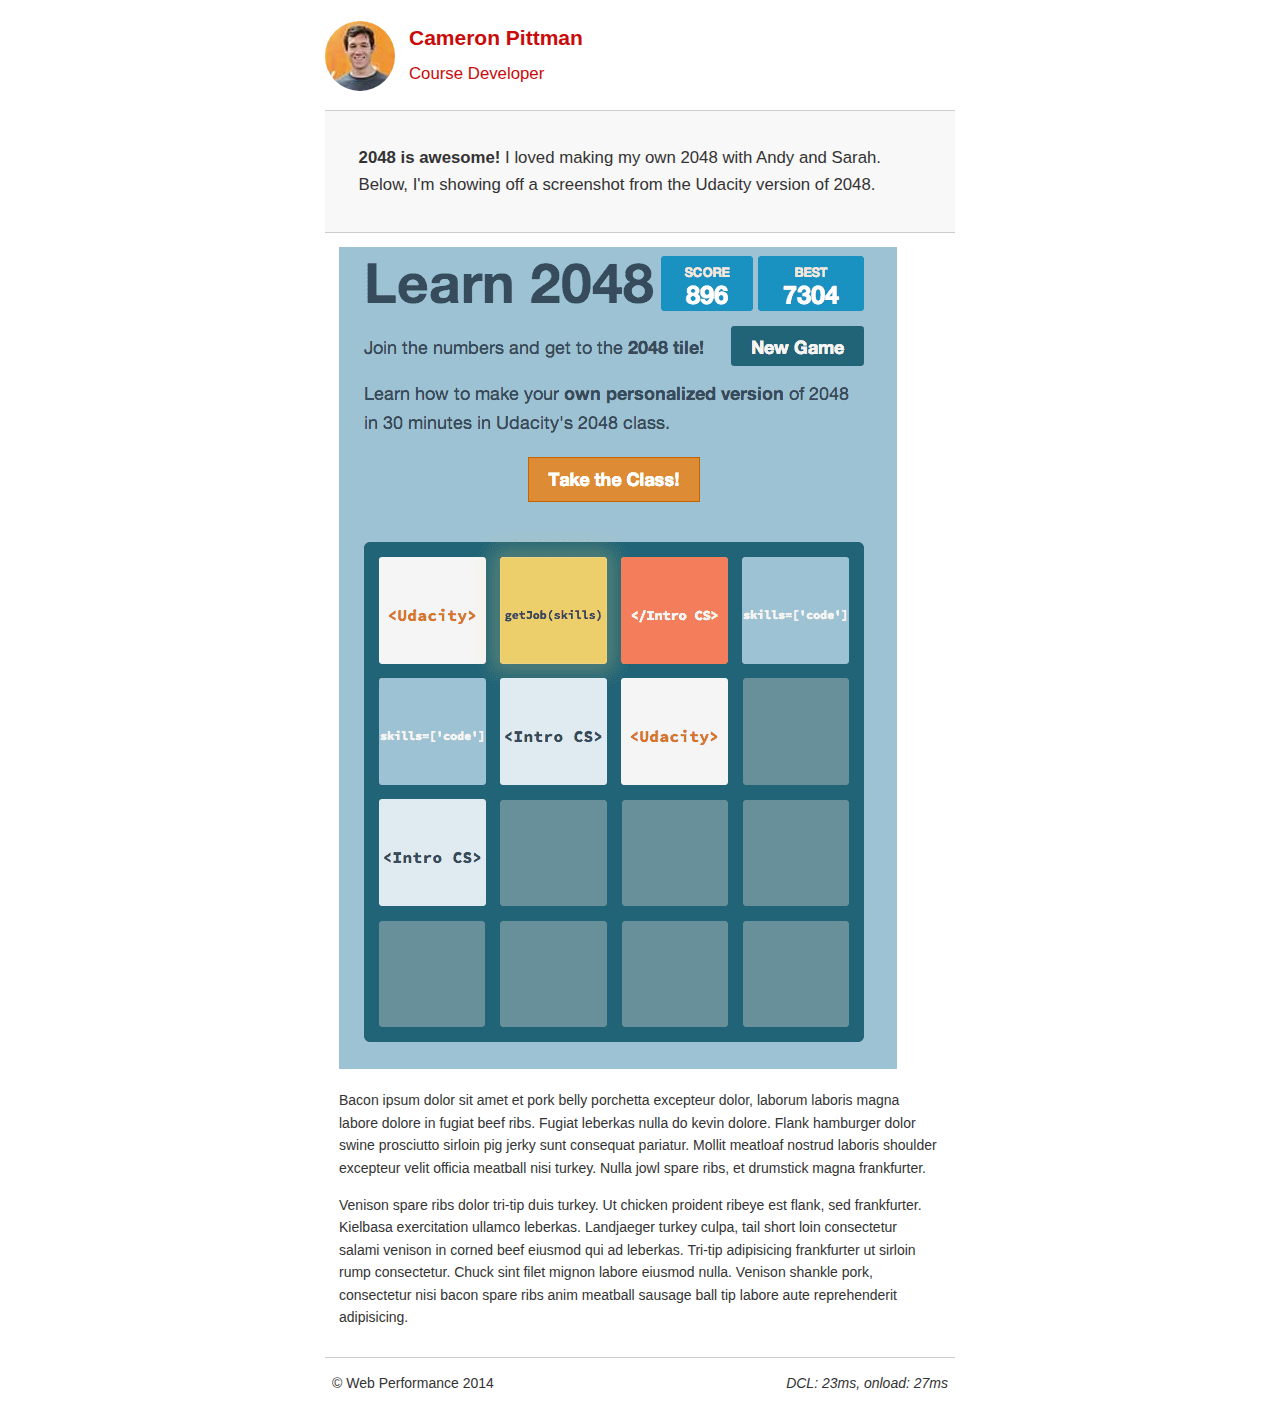
<file: project-2048.html>
<!DOCTYPE html>
<html lang="en">
  <head>
    <meta charset="utf-8">
    <meta name="viewport" content="width=device-width, initial-scale=1">
    <meta name="description" content=" FILL ME IN ">
    <meta name="author" content=" FILL ME IN ">
    <title>Cameron Pittman: Portfolio</title>
    <link href="css/style.css" rel="stylesheet">
    <link href="css/print.css" rel="stylesheet" media="print">
    <script src="//www.google-analytics.com/analytics.js" async></script>
    <script src="js/perfmatters.js"></script>
  </head>
  <body>
    <header>
      <a href="/"><img src="img/profilepic.jpg"></a>
      <p>Cameron Pittman<br><span>Course Developer</span></p>
    </header>
    <div class="container">
      <div class="hero">
        <strong>2048 is awesome!</strong> I loved making my own 2048 with Andy and Sarah. Below, I'm showing off a screenshot from the Udacity version of 2048.
      </div>
      <div class="content">
        <img class="img-responsive" src="img/2048.png">
        <p>Bacon ipsum dolor sit amet et pork belly porchetta excepteur dolor, laborum laboris magna labore dolore in fugiat beef ribs. Fugiat leberkas nulla do kevin dolore. Flank hamburger dolor swine prosciutto sirloin pig jerky sunt consequat pariatur. Mollit meatloaf nostrud laboris shoulder excepteur velit officia meatball nisi turkey. Nulla jowl spare ribs, et drumstick magna frankfurter.</p>
        <p>Venison spare ribs dolor tri-tip duis turkey. Ut chicken proident ribeye est flank, sed frankfurter. Kielbasa exercitation ullamco leberkas. Landjaeger turkey culpa, tail short loin consectetur salami venison in corned beef eiusmod qui ad leberkas. Tri-tip adipisicing frankfurter ut sirloin rump consectetur. Chuck sint filet mignon labore eiusmod nulla. Venison shankle pork, consectetur nisi bacon spare ribs anim meatball sausage ball tip labore aute reprehenderit adipisicing.</p>
    </div>
    <footer>
      <p>&copy; Web Performance 2014 <span id="crp-stats"></span></p>
    </footer>
      <script>
      (function(w,g){w['GoogleAnalyticsObject']=g;
      w[g]=w[g]||function(){(w[g].q=w[g].q||[]).push(arguments)};w[g].l=1*new Date();})(window,'ga');
      ga('create', 'UA-XXXX-Y');
      ga('send', 'pageview');
    </script>
  </body>
</html>
</file>
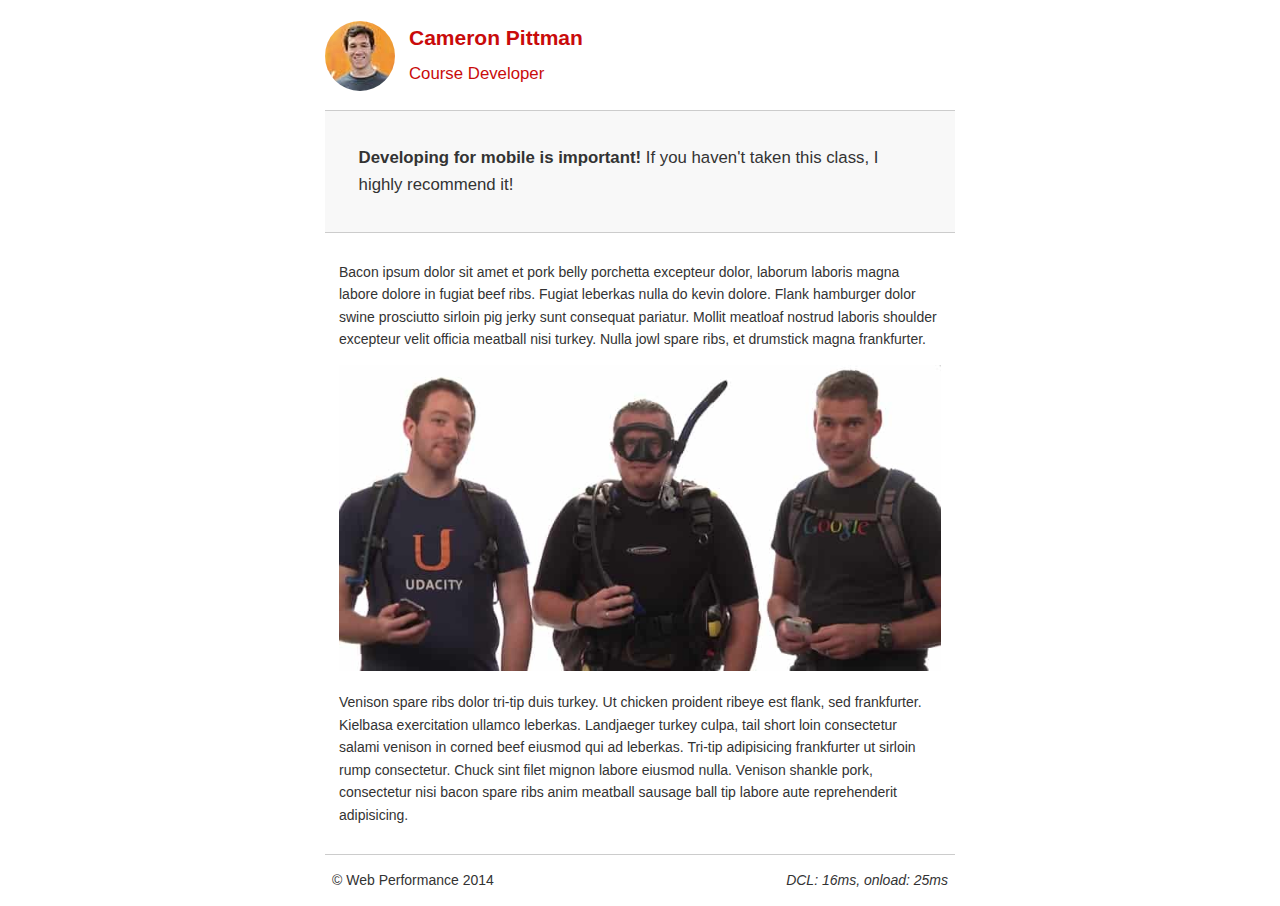
<file: project-mobile.html>
<!DOCTYPE html>
<html lang="en">
  <head>
    <meta charset="utf-8">
    <meta name="viewport" content="width=device-width, initial-scale=1">
    <meta name="description" content=" FILL ME IN ">
    <meta name="author" content=" FILL ME IN ">
    <title>Cameron Pitman: Portfolio</title>
    <link href="css/style.css" rel="stylesheet">
    <link href="css/print.css" rel="stylesheet" media="print">
    <script src="http://www.google-analytics.com/analytics.js" async></script>
    <script async src="js/perfmatters.js"></script>
  </head>
  <body>
    <header>
      <a href="/"><img src="img/profilepic.jpg"></a>
      <p>Cameron Pittman<br><span>Course Developer</span></p>
    </header>
    <div class="container">
      <div class="hero">
        <strong>Developing for mobile is important!</strong> If you haven't taken this class, I highly recommend it!
      </div>
      <div class="content">
        <p>Bacon ipsum dolor sit amet et pork belly porchetta excepteur dolor, laborum laboris magna labore dolore in fugiat beef ribs. Fugiat leberkas nulla do kevin dolore. Flank hamburger dolor swine prosciutto sirloin pig jerky sunt consequat pariatur. Mollit meatloaf nostrud laboris shoulder excepteur velit officia meatball nisi turkey. Nulla jowl spare ribs, et drumstick magna frankfurter.</p>
        <img src="img/mobilewebdev.jpg">
        <p>Venison spare ribs dolor tri-tip duis turkey. Ut chicken proident ribeye est flank, sed frankfurter. Kielbasa exercitation ullamco leberkas. Landjaeger turkey culpa, tail short loin consectetur salami venison in corned beef eiusmod qui ad leberkas. Tri-tip adipisicing frankfurter ut sirloin rump consectetur. Chuck sint filet mignon labore eiusmod nulla. Venison shankle pork, consectetur nisi bacon spare ribs anim meatball sausage ball tip labore aute reprehenderit adipisicing.</p>
    </div>
    <footer>
      <p>&copy; Web Performance 2014 <span id="crp-stats"></span></p>
    </footer>
      <script>
      (function(w,g){w['GoogleAnalyticsObject']=g;
      w[g]=w[g]||function(){(w[g].q=w[g].q||[]).push(arguments)};w[g].l=1*new Date();})(window,'ga');
      ga('create', 'UA-XXXX-Y');
      ga('send', 'pageview');
    </script>
  </body>
</html>
</file>
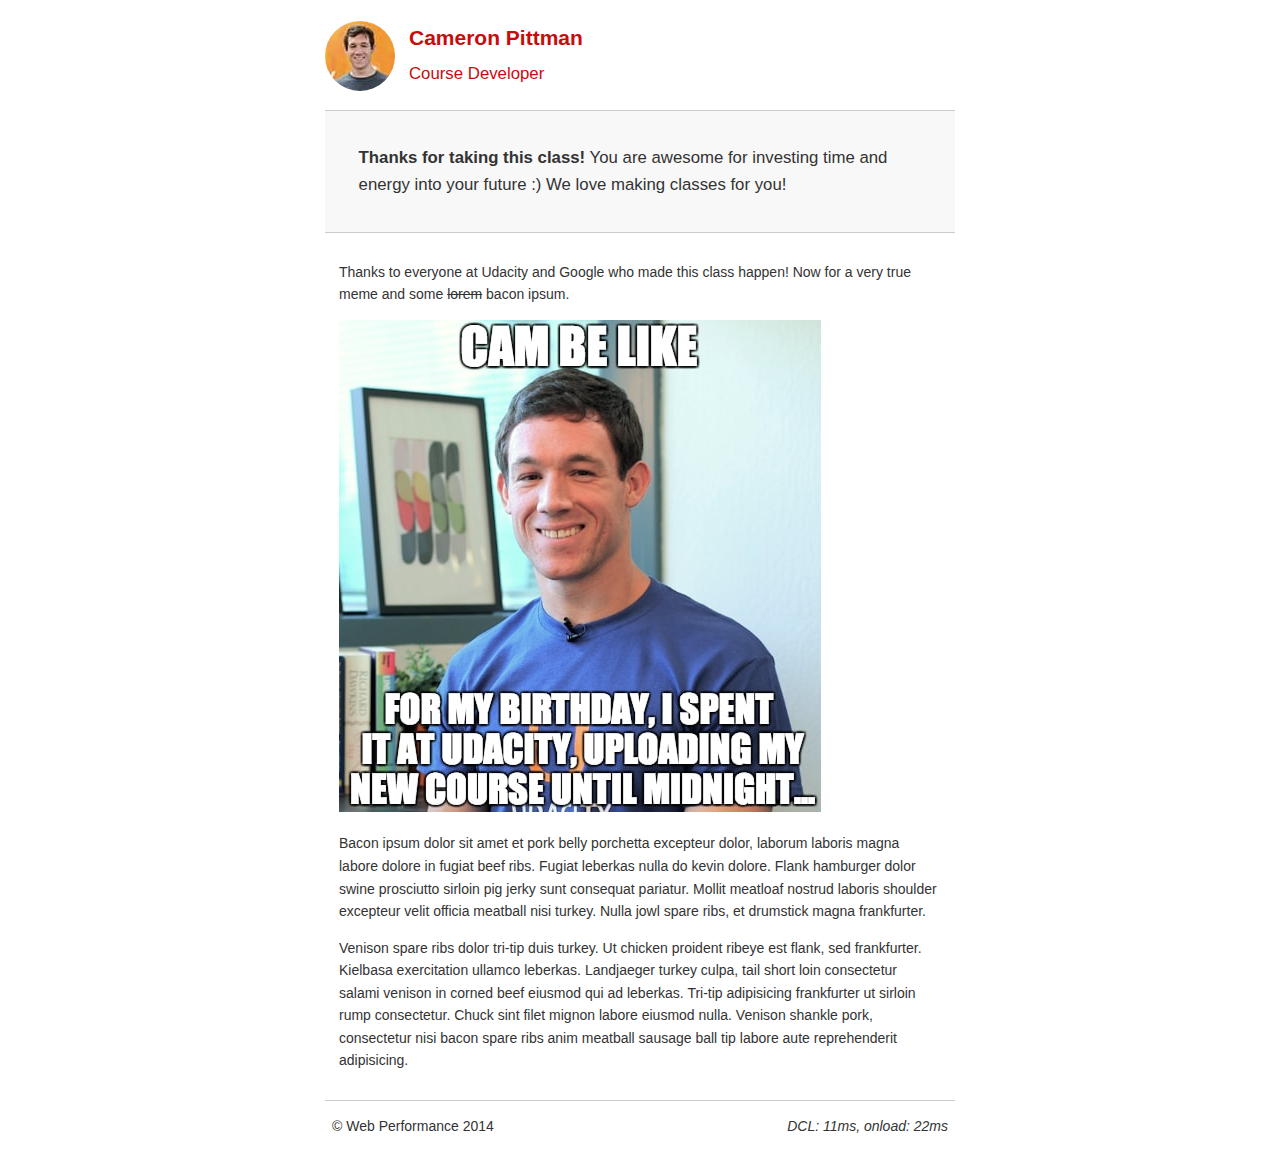
<file: project-webperf.html>
<!DOCTYPE html>
<html lang="en">
  <head>
    <meta charset="utf-8">
    <meta name="viewport" content="width=device-width, initial-scale=1">
    <meta name="description" content=" FILL ME IN ">
    <meta name="author" content=" FILL ME IN ">
    <title>Cameron Pittman: Portfolio</title>
    <link href="css/style.css" rel="stylesheet">
    <link href="css/print.css" rel="stylesheet" media="print">
    <script src="http://www.google-analytics.com/analytics.js" async></script>
    <script async src="js/perfmatters.js"></script>
  </head>
  <body>
    <header>
      <a href="/"><img src="img/profilepic.jpg"></a>
      <p>Cameron Pittman<br><span>Course Developer</span></p>
    </header>
    <div class="container">
      <div class="hero">
        <strong>Thanks for taking this class!</strong> You are awesome for investing time and energy into your future :) We love making classes for you!
      </div>
      <div class="content">
        <p>Thanks to everyone at Udacity and Google who made this class happen! Now for a very true meme and some <strike>lorem</strike> bacon ipsum.</p>
        <img src="img/cam_be_like.jpg">
        <p>Bacon ipsum dolor sit amet et pork belly porchetta excepteur dolor, laborum laboris magna labore dolore in fugiat beef ribs. Fugiat leberkas nulla do kevin dolore. Flank hamburger dolor swine prosciutto sirloin pig jerky sunt consequat pariatur. Mollit meatloaf nostrud laboris shoulder excepteur velit officia meatball nisi turkey. Nulla jowl spare ribs, et drumstick magna frankfurter.</p>
        <p>Venison spare ribs dolor tri-tip duis turkey. Ut chicken proident ribeye est flank, sed frankfurter. Kielbasa exercitation ullamco leberkas. Landjaeger turkey culpa, tail short loin consectetur salami venison in corned beef eiusmod qui ad leberkas. Tri-tip adipisicing frankfurter ut sirloin rump consectetur. Chuck sint filet mignon labore eiusmod nulla. Venison shankle pork, consectetur nisi bacon spare ribs anim meatball sausage ball tip labore aute reprehenderit adipisicing.</p>
    </div>
    <footer>
      <p>&copy; Web Performance 2014 <span id="crp-stats"></span></p>
    </footer>
              <script>
      (function(w,g){w['GoogleAnalyticsObject']=g;
      w[g]=w[g]||function(){(w[g].q=w[g].q||[]).push(arguments)};w[g].l=1*new Date();})(window,'ga');
      ga('create', 'UA-XXXX-Y');
      ga('send', 'pageview');
    </script>
  </body>
</html>
</file>
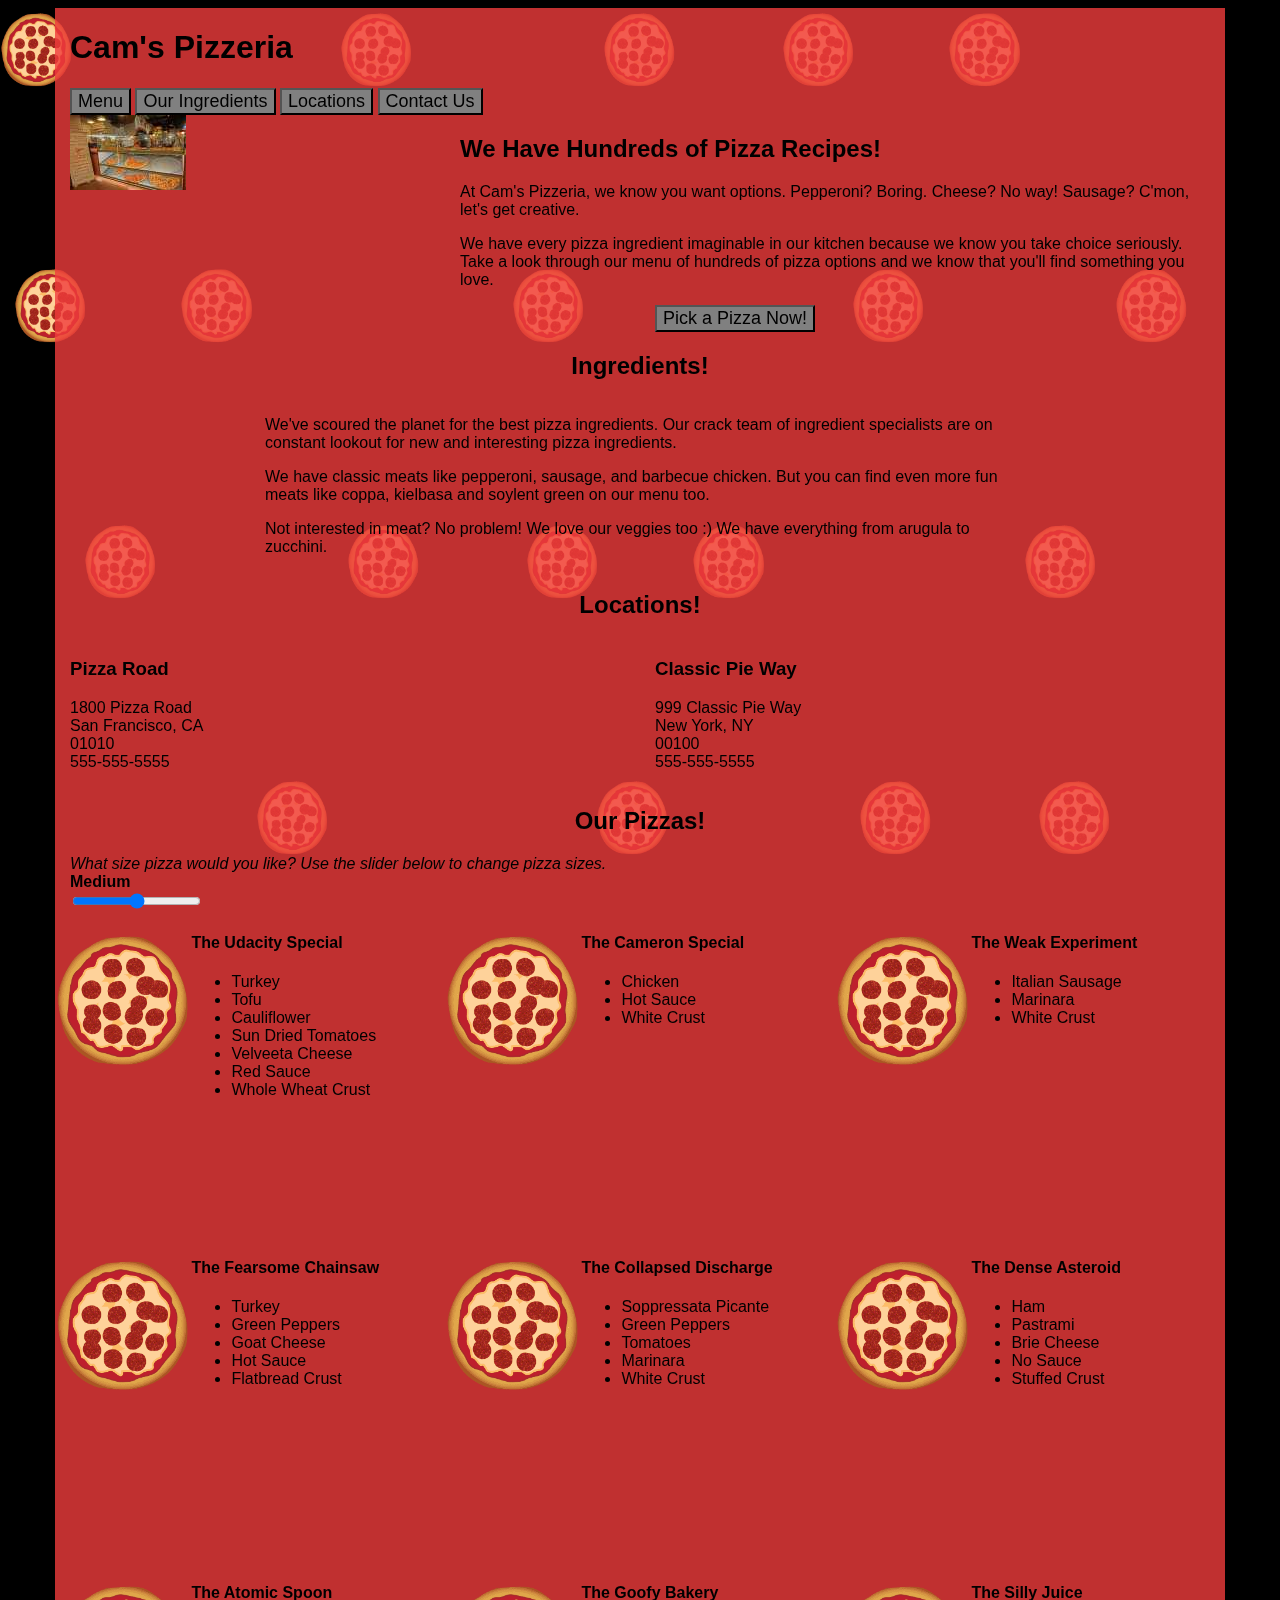
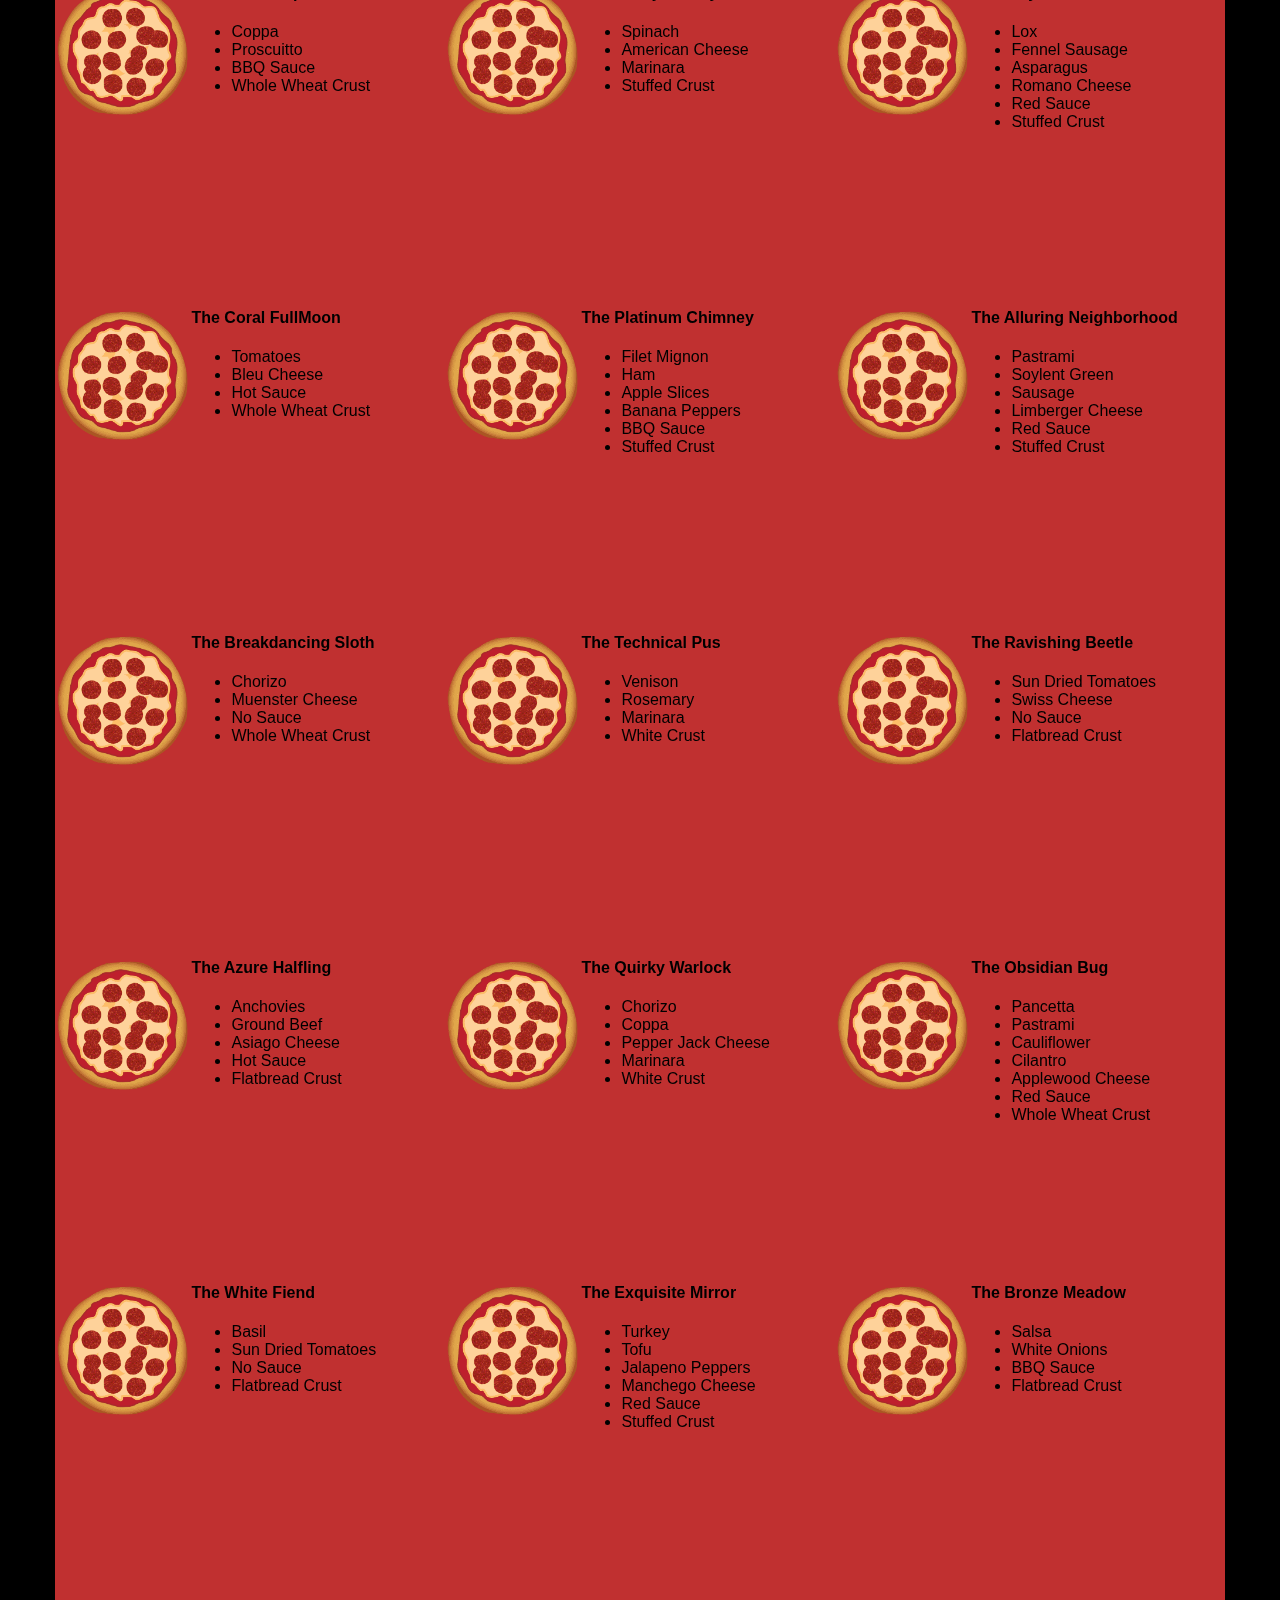
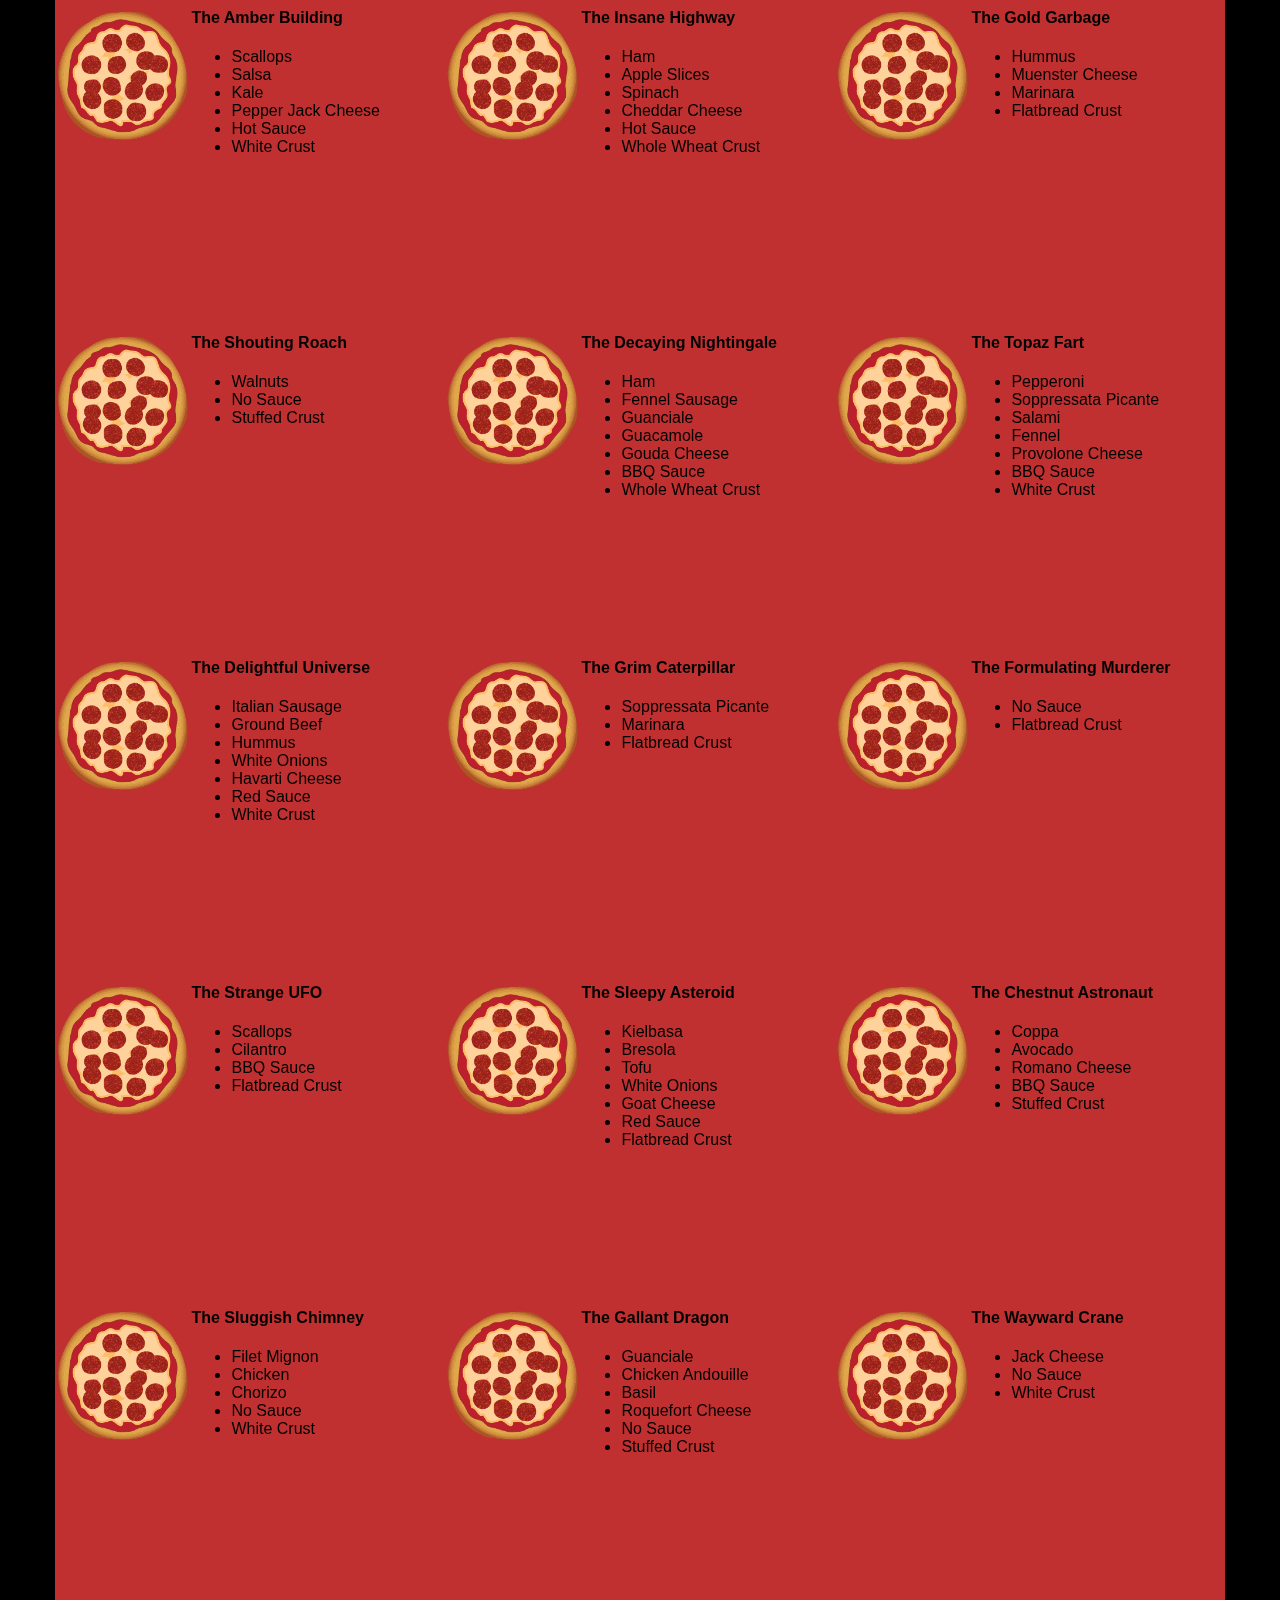
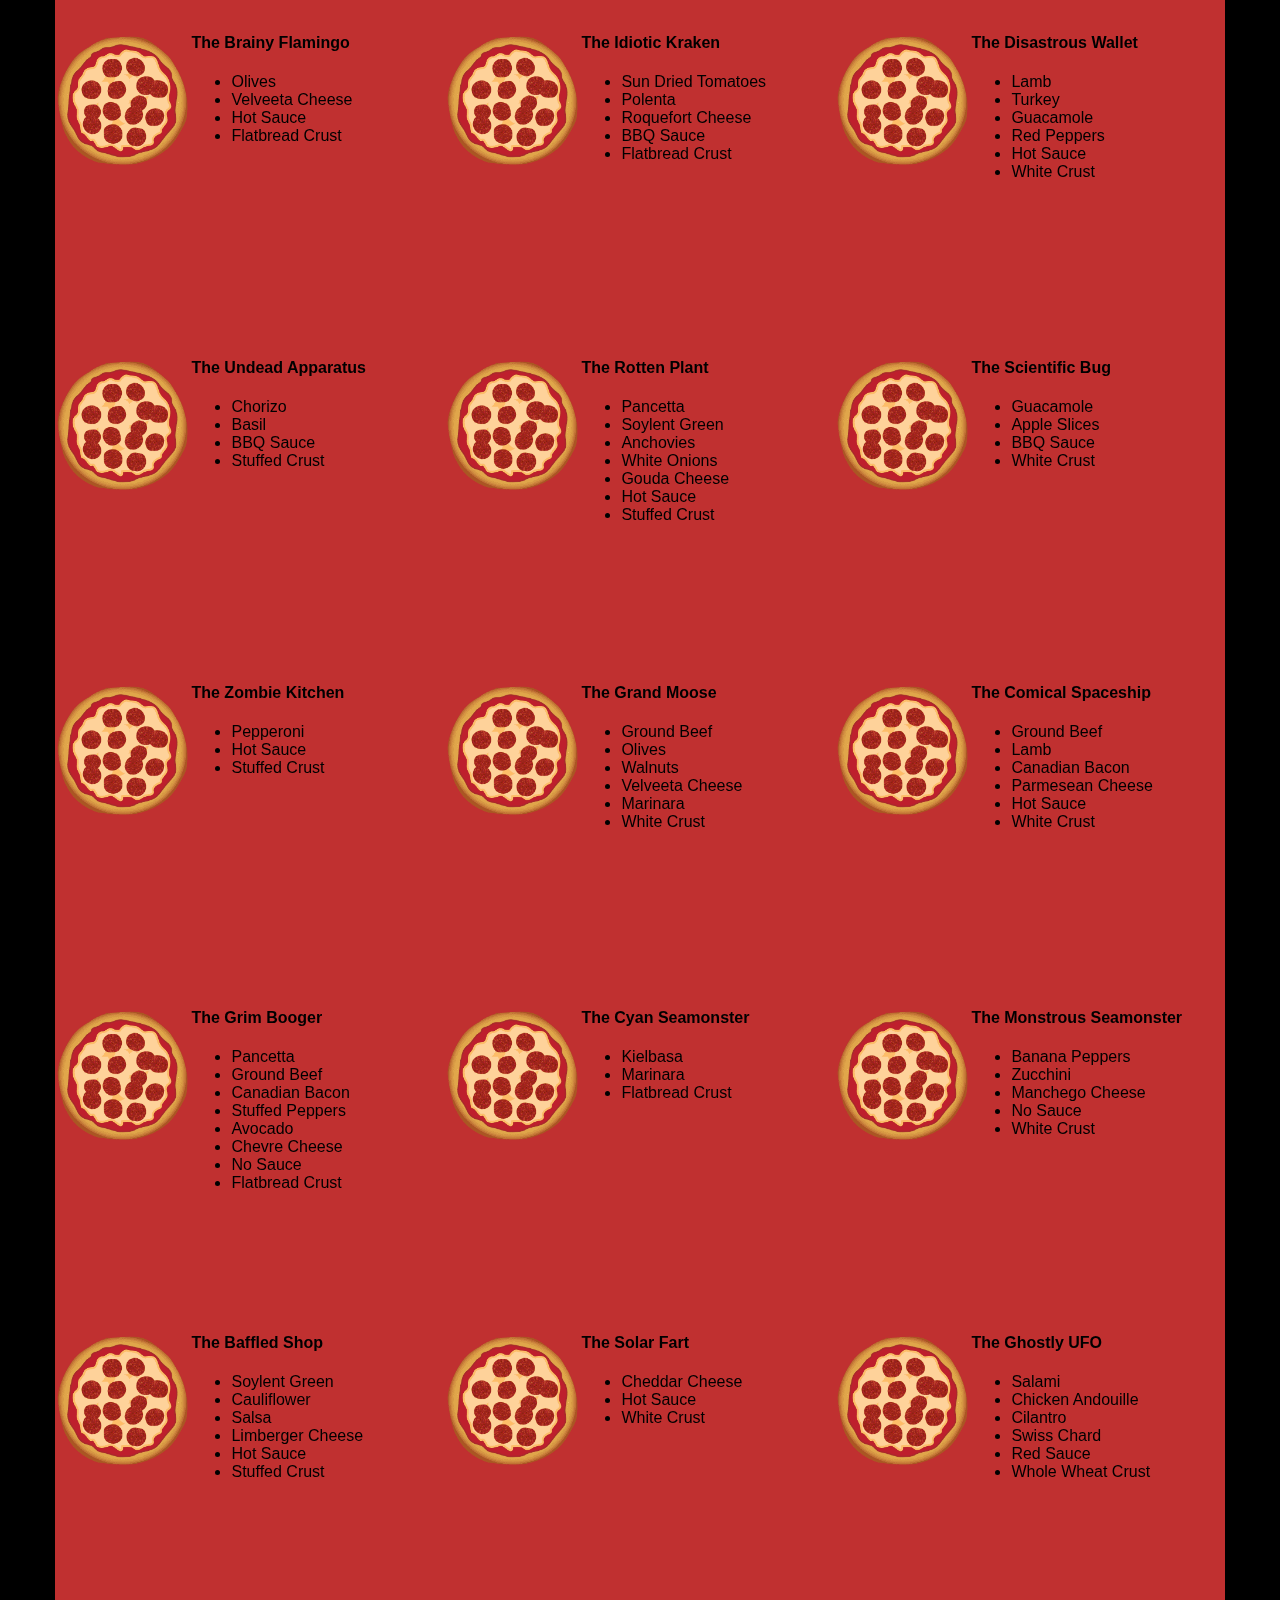
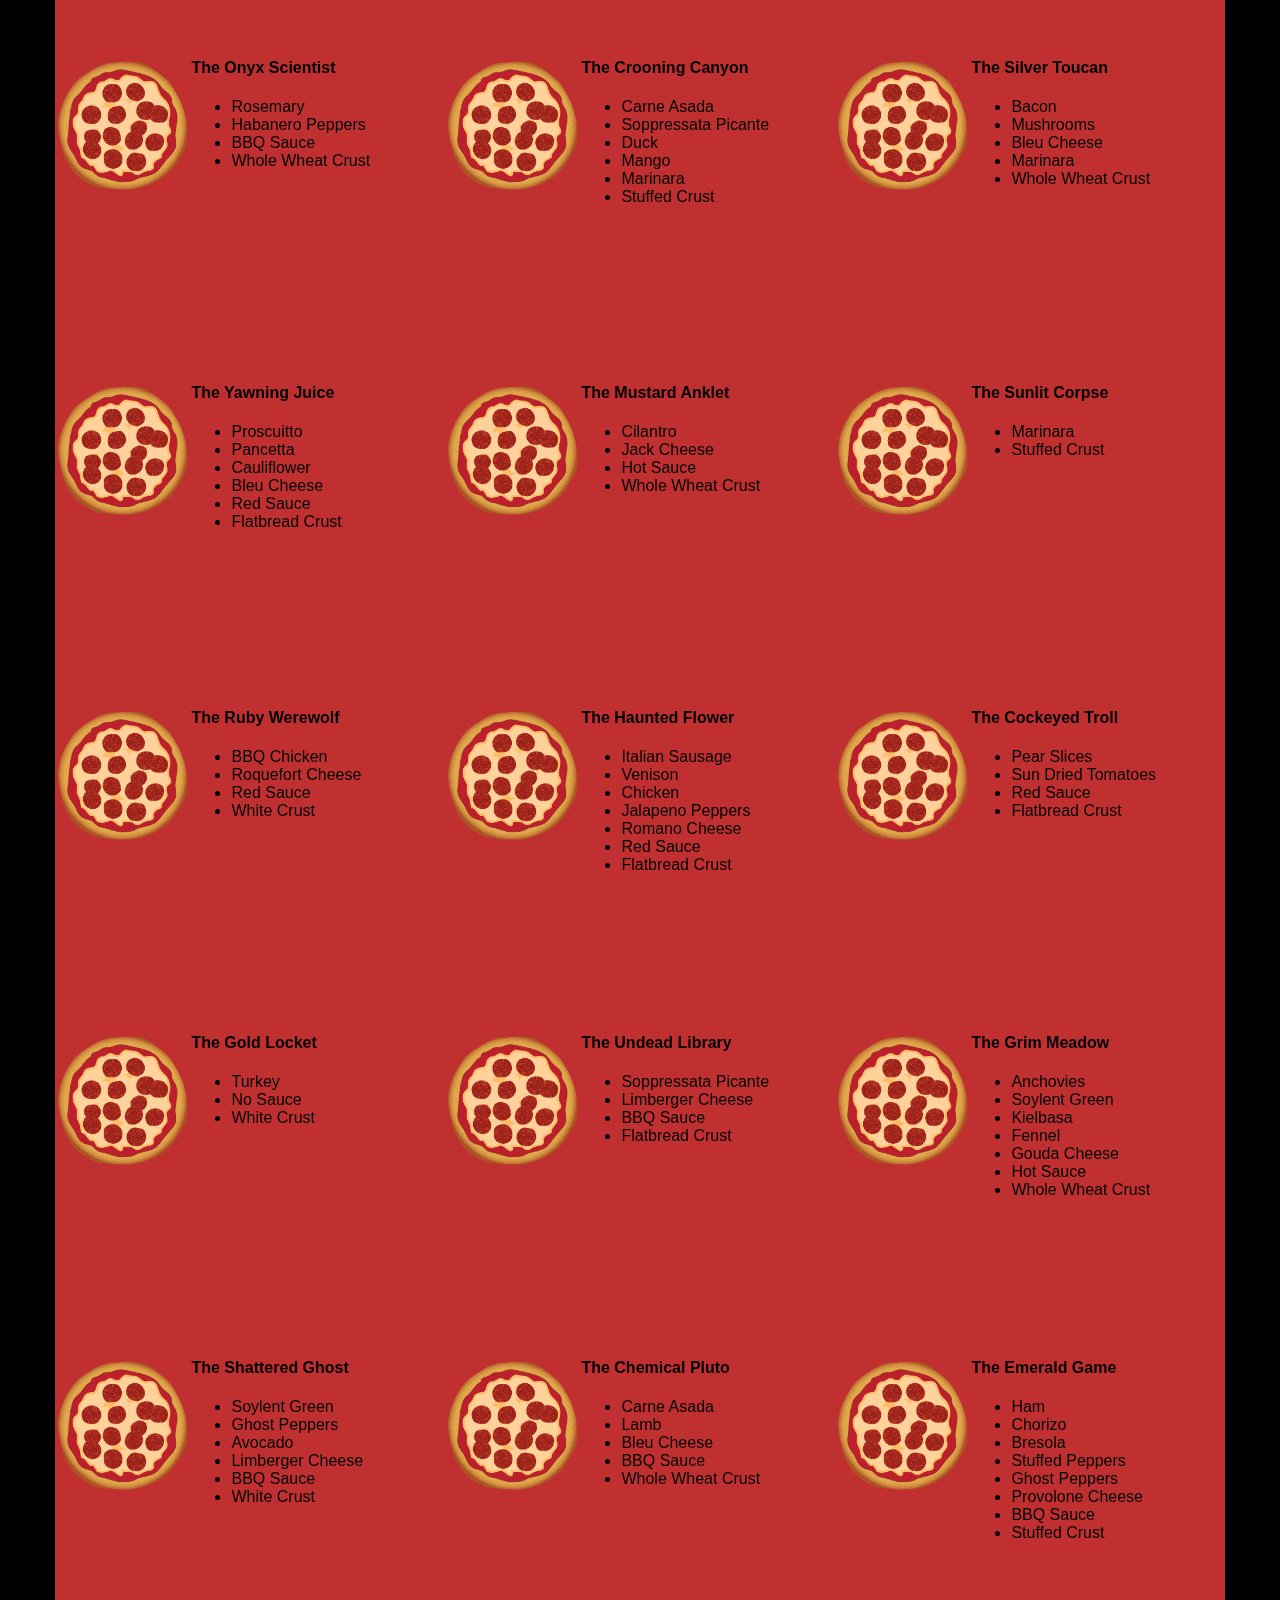
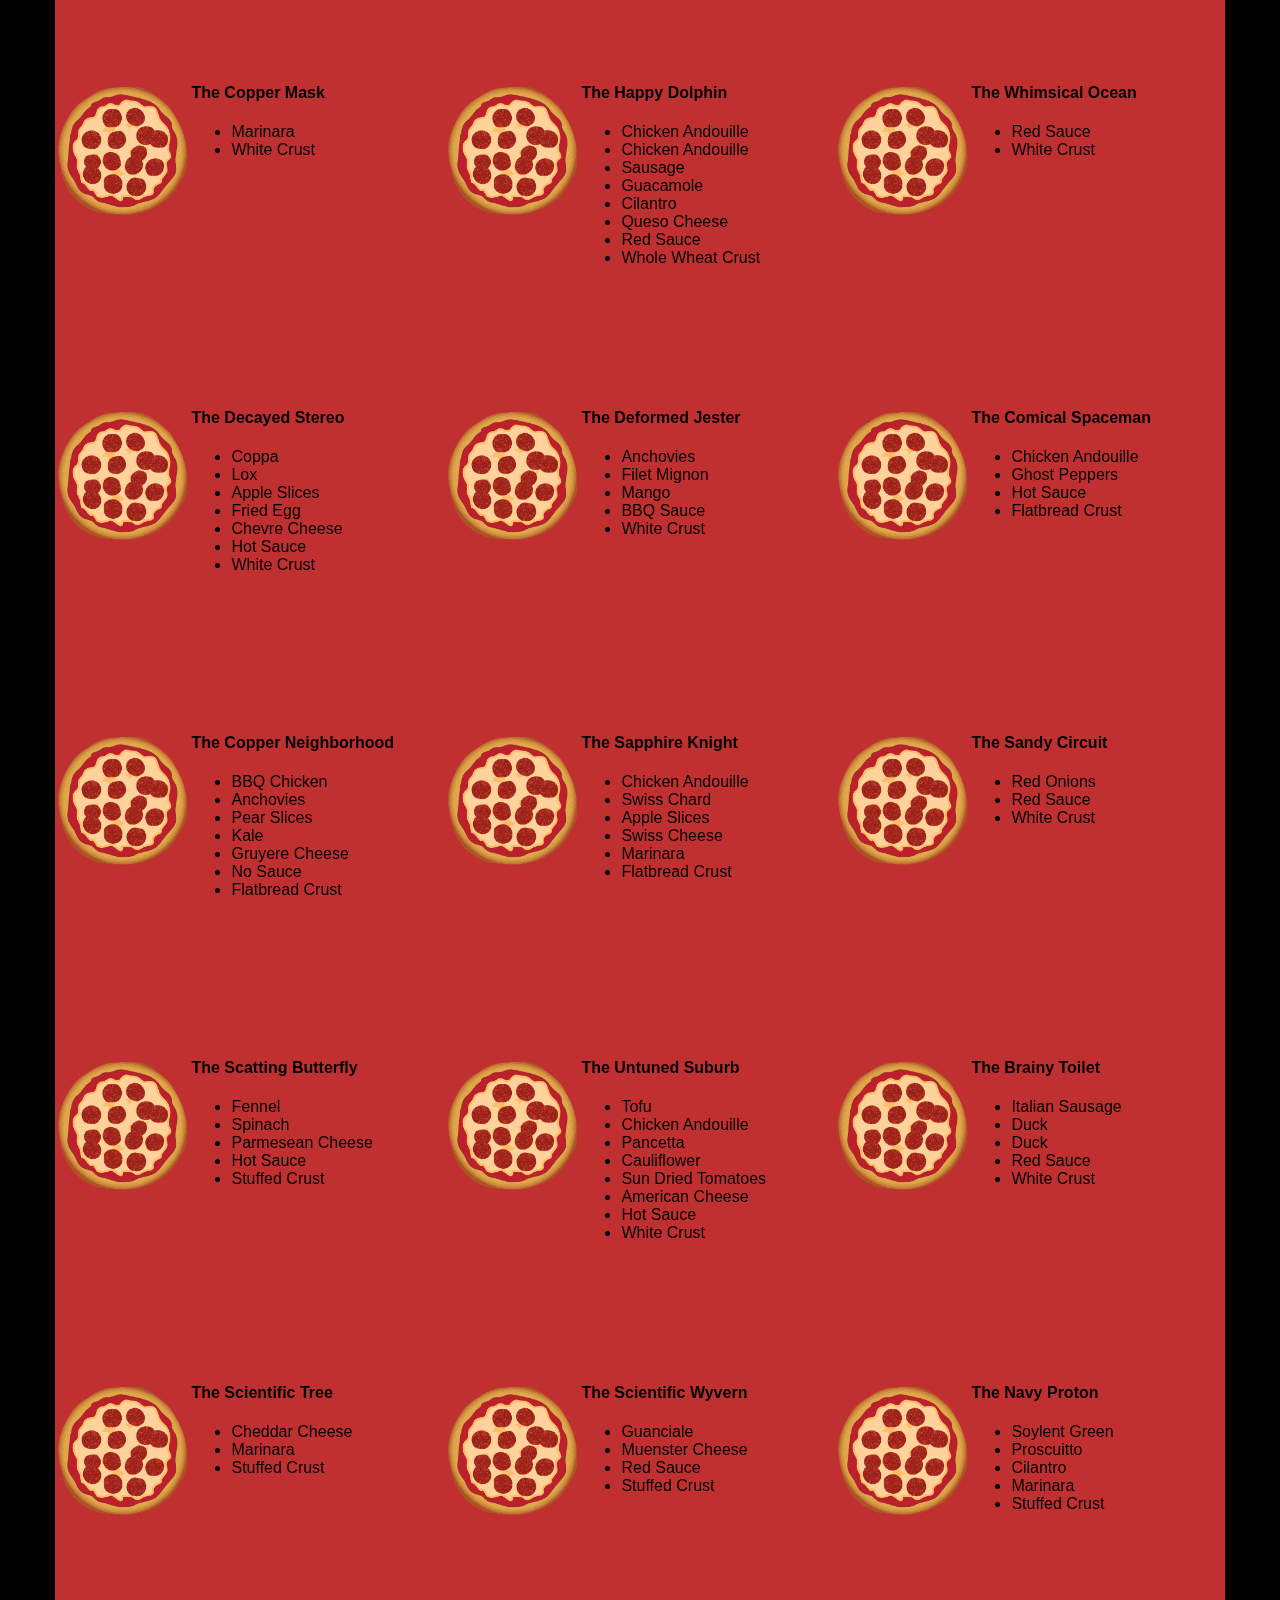
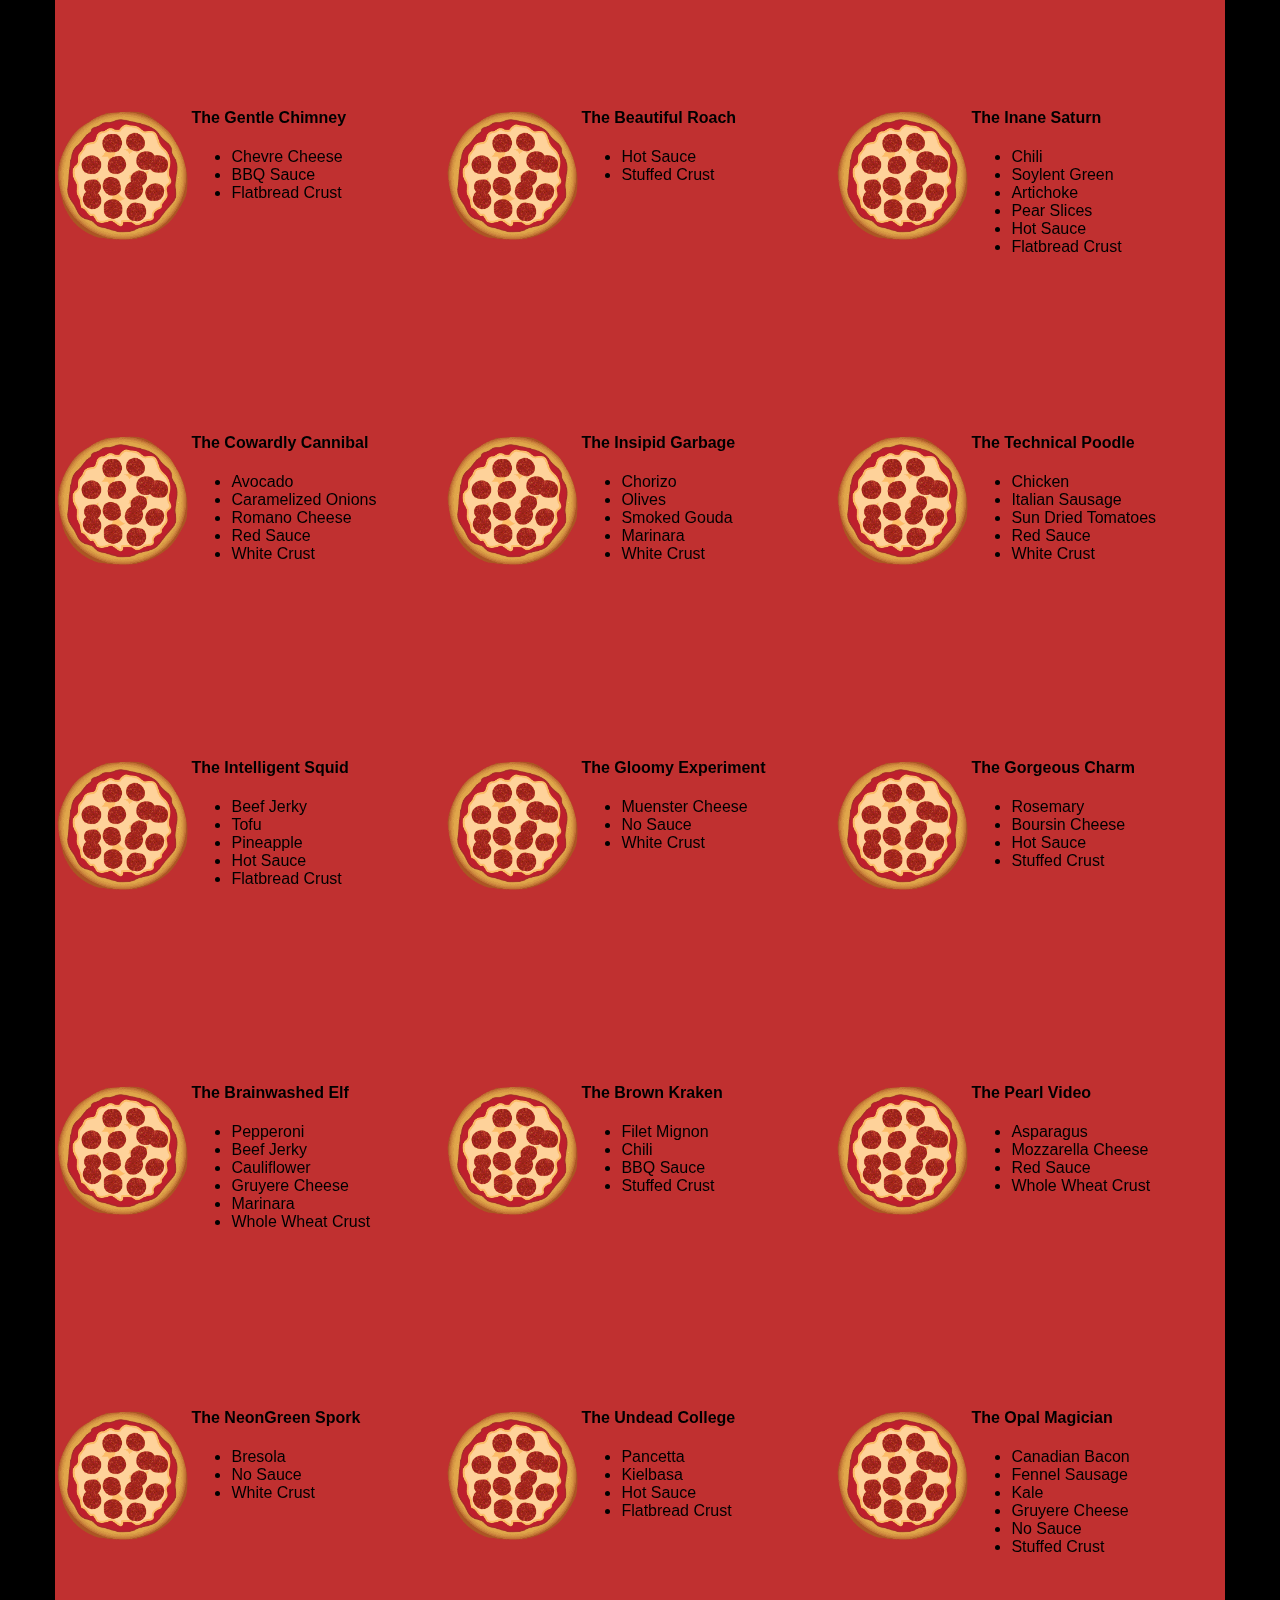
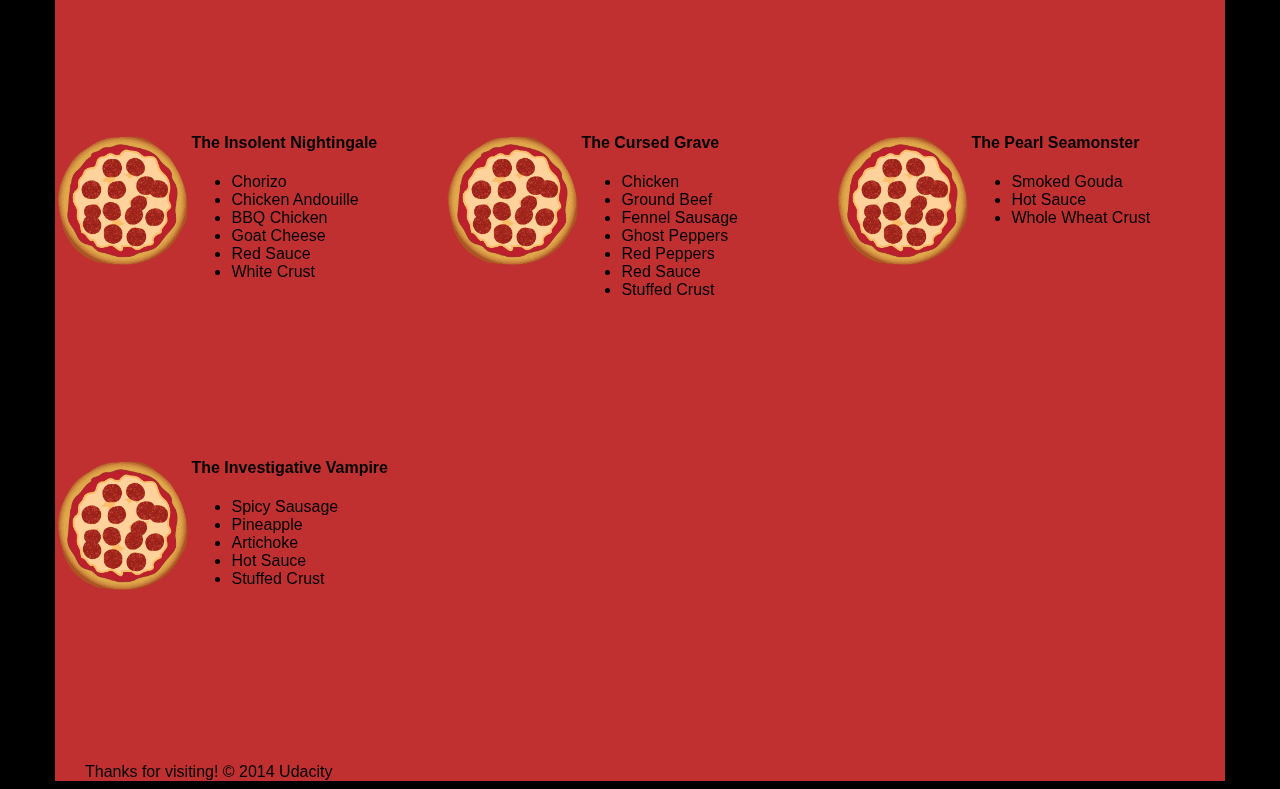
<file: views/pizza.html>
<!DOCTYPE HTML>
<html>
<head>
  <link rel="stylesheet" href="css/style.css">
  <link rel="stylesheet" href="css/bootstrap-grid.css">
        <meta charset="utf-8">
    <meta name="viewport" content="width=device-width, initial-scale=1">
</head>
<body>
  <div class="container">
    <div id="header" class="row">
      <div class="col-md-6">
        <div class="row">
          <div class="col-md-12">
            <h1>Cam's Pizzeria</h1>
            <div class="row">
              <div id="menu" class="col-md-12">
                <form action="#randomPizzas">
                  <input type="submit" value="Menu">
                </form>
                <form action="#ingredients">
                  <input type="submit" value="Our Ingredients">
                </form>
                <form action="#locations">
                  <input type="submit" value="Locations">
                </form>
                <form action="#" onsubmit="alert('Thanks for clicking! This button doesn\'t do anything because this is a fake pizzeria :\)')">
                  <input type="submit" value="Contact Us">
                </form>
              </div>
            </div>
          </div>
        </div>
      </div>
      <div id="movingPizzas1" class="col-md-6">
      </div>
    </div>
    <div id="callToAction" class="row">
      <div class="col-md-4">
        <img src="images/pizzeria.jpg" class="img-responsive"> <!-- Image credit to: http://commons.wikimedia.org/wiki/File:HK_TST_night_%E5%98%89%E8%98%AD%E9%81%93_Granville_Road_restaurant_Paisano's_Pizzeria_pizza_Dec-2013.JPG -->
      </div>
      <div class="col-md-8">
        <div class="row">
          <div class="col-md-12">
            <h2>We Have Hundreds of Pizza Recipes!</h2>
            <p>At Cam's Pizzeria, we know you want options. Pepperoni? Boring. Cheese? No way! Sausage? C'mon, let's get creative.</p>

            <p>We have every pizza ingredient imaginable in our kitchen because we know you take choice seriously. Take a look through our menu of hundreds of pizza options and we know that you'll find something you love.</p>
          </div>
        </div>
        <div class="row">
          <div class="col-md-6 col-md-push-3">
            <form action="#randomPizzas">
              <input type="submit" value="Pick a Pizza Now!">
            </form>
          </div>
        </div>
      </div>
    </div>
    <div id="ingredients" class="row">
      <div class="col-md-8 col-md-push-2">
        <div class="row">
          <div class="col-md-12 centered">
            <h2>Ingredients!</h2>
          </div>
        </div>
        <div class="row">
          <div class="col-md-12">
            <p>We've scoured the planet for the best pizza ingredients. Our crack team of ingredient specialists are on constant lookout for new and interesting pizza ingredients.</p>
            <p>We have classic meats like pepperoni, sausage, and barbecue chicken. But you can find even more fun meats like coppa, kielbasa and soylent green on our menu too.</p>
            <p>Not interested in meat? No problem! We love our veggies too :) We have everything from arugula to zucchini.</p>
          </div>
        </div>
      </div>
    </div>
    <div id="locations" class="row">
      <div class="col-md-12">
        <h2 style="text-align: center">Locations!</h2>
        <div class="row">
          <div class="col-md-6">
            <h3>Pizza Road</h3>
            <p>1800 Pizza Road<br>San Francisco, CA<br>01010<br>555-555-5555</p>
          </div>
          <div class="col-md-6">
            <h3>Classic Pie Way</h3>
            <p>999 Classic Pie Way<br>New York, NY<br>00100<br>555-555-5555</p>
          </div>
        </div>
      </div>
    </div>
    <div id="pizzaGenerator" class="row">
      <div class="col-md-12">
        <h2 style="text-align: center">Our Pizzas!</h2>
        <div class="row">
          <div class="col-md-12">
            <em>What size pizza would you like? Use the slider below to change pizza sizes.</em>
          </div>
          <div id="pizzaSize" class="col-md-6">Medium</div>
          <div class="col-md-12">
            <input id="sizeSlider" type="range" min="1" max="3" value="2" step="1" onchange="resizePizzas(this.value)"/>
          </div>
        </div>
        <div id="randomPizzas" class="row">
          <div id="pizza0" class="randomPizzaContainer" style="width:33.33%; height: 325px;">
            <div style="width:35%">
              <img src="images/pizza.png" class="img-responsive">
            </div>
            <div style="width:65%">
              <h4>The Udacity Special</h4>
              <ul>
                <li>Turkey</li>
                <li>Tofu</li>
                <li>Cauliflower</li>
                <li>Sun Dried Tomatoes</li>
                <li>Velveeta Cheese</li>
                <li>Red Sauce</li>
                <li>Whole Wheat Crust</li>
              </ul>
            </div>
          </div>
          <div id="pizza1" class="randomPizzaContainer" style="width:33.33%; height: 325px;">
            <div style="width:35%">
              <img src="images/pizza.png" class="img-responsive">
            </div>
            <div style="width:65%">
              <h4>The Cameron Special</h4>
              <ul>
                <li>Chicken</li>
                <li>Hot Sauce</li>
                <li>White Crust</li>
              </ul>
            </div>
          </div>
        </div>
      </div>
    </div>
    <div id="footer" class="col-md-12">Thanks for visiting! &copy; 2014 Udacity</div>
  </div>
  <script type="text/javascript" src="js/main.js"></script>
</body>
</html>
</file>
<file: css/style.css>
html {
  font-size: 100%;
  overflow-y: scroll;
  -webkit-tap-highlight-color: rgba(0,0,0,0);
  -ms-text-size-adjust: 100%;
  -webkit-text-size-adjust: none;
}
      a { color: #12C; }
      a:visited { color: #61C; }
      a:focus { outline: thin dotted; }
      a:hover, a:active { color: #c00; outline: 0; } 
      img { border: 0; max-width: 100%; }
      body { background: #fff; }
      footer {
  padding: 0 0.5em;
  border-top: 1px solid #ccc;
}
body, button, input, select, textarea { font-family: 'Open Sans', sans-serif; color: #333; }
body { margin: 0; font-size: 14px; line-height: 1.61; font-weight: 400; }
b, strong { font-weight: bold; }
pre, code { font-family: monospace, monospace; font-size: 1em; }
ul, ol { margin: 1em 0; padding: 0 0 0 20px; }
header, footer, .container { max-width: 45em; margin: 0 auto; }
header { padding: 0 0.5em; color: #C90B0B; }
header img { border-radius: 40px; float: left; }
header p { font-size:1.5em; font-weight: bold; padding-left: 4em;}
header p span { font-size: 0.8em; font-weight: normal;}
.hero { padding: 2em; background-color: #f8f8f8; font-size:1.2em;
  border-bottom: 1px solid #ccc;
  border-top: 1px solid #ccc;
}
.content { padding: 1em 1em; }
.content li { list-style-type: none; font-size: 1.1em;}
li img { float:left; padding-right: 1em; }
li p { font-size: 0.9em; font-style: italic; }
footer span { float: right; font-style: italic; }
@media only screen and (max-width: 480px) {
  body { font-size: 12px;}
  header p { padding-left: 4.5em;}
}
</file>
<file: css/print.css>
@media print {
  * { background: transparent !important; color: black !important; text-shadow: none !important; filter:none !important; -ms-filter: none !important; }
  a, a:visited { color: #444 !important; text-decoration: underline; }
  a[href]:after { content: " (" attr(href) ")"; }
  tr, img { page-break-inside: avoid; }
  img { max-width: 100% !important; }
  @page { margin: 0.5cm; }
  p, h2, h3 { orphans: 3; widows: 3; }
  h2, h3{ page-break-after: avoid; }
}
</file>
<file: views/css/style.css>
*{-webkit-box-sizing:border-box;-moz-box-sizing:border-box;-box-sizing:border-box}body{font-family:"Trebuchet MS",Helvetica,sans-serif;background:#000}input{background:grey;font-size:18px}form{display:inline-block}.centered{text-align:center}#pizzaSize{font-weight:800}.mover{position:fixed;width:256px;z-index:-1}.randomPizzaContainer{float:left;display:flex}.randomPizzaContainer:after{content:"";display:table;clear:both}.container{background-color:rgba(240,60,60,.8)}
</file>
